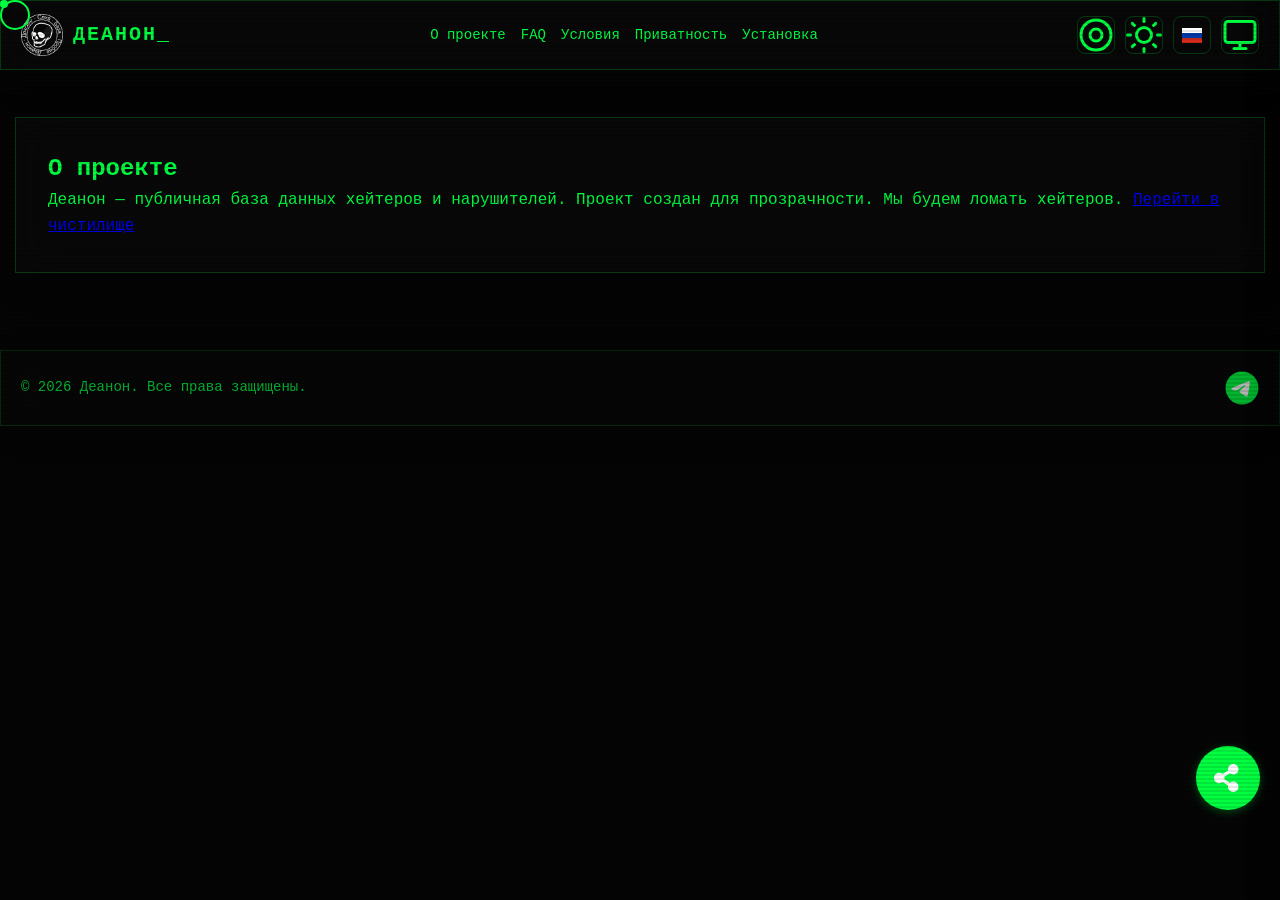
<file: about/index.html>
<!-- about/index.html -->
<!DOCTYPE html>
<html lang="ru" class="theme-system">
<head>
    <meta charset="UTF-8">
    <meta name="viewport" content="width=device-width, initial-scale=1.0, user-scalable=no, maximum-scale=1.0">
    <title>О проекте</title>
    <meta name="description" content="О проекте Деанон.">
    <link rel="icon" href="/assets/favicon/favicon.ico">
    <link rel="stylesheet" href="/style.css">
</head>
<body>
    <div class="cursor-dot" id="cursorDot"></div>
    <div class="cursor-ring" id="cursorRing"></div>

    <header class="glass header">
        <a href="/" class="logo" aria-label="De-Anon">
			<span class="logo-text" data-i18n="logo_text">Деанон</span>
		</a>
        <nav class="nav">
            <a href="/about/" data-i18n="about">О проекте</a>
            <a href="/faq/" data-i18n="faq">FAQ</a>
            <a href="/tos/" data-i18n="tos">Условия</a>
            <a href="/privacy/" data-i18n="privacy">Приватность</a>
        </nav>
        <div class="controls">
            <button class="btn-icon" id="bviBtn" aria-label="Accessibility">
                <svg viewBox="0 0 24 24" fill="none" stroke="currentColor" stroke-width="2" stroke-linecap="round" stroke-linejoin="round"><circle cx="12" cy="12" r="10"/><circle cx="12" cy="12" r="4"/></svg>
            </button>
            <div class="dropdown" id="themeDropdown">
                <button class="btn-icon dropdown-toggle" id="themeToggleBtn" aria-label="Theme">
                    <svg viewBox="0 0 24 24" fill="none" stroke="currentColor" stroke-width="2" stroke-linecap="round" stroke-linejoin="round"><circle cx="12" cy="12" r="5"/><line x1="12" y1="1" x2="12" y2="3"/><line x1="12" y1="21" x2="12" y2="23"/><line x1="4.22" y1="4.22" x2="5.64" y2="5.64"/><line x1="18.36" y1="18.36" x2="19.78" y2="19.78"/><line x1="1" y1="12" x2="3" y2="12"/><line x1="21" y1="12" x2="23" y2="12"/><line x1="4.22" y1="19.78" x2="5.64" y2="18.36"/><line x1="18.36" y1="5.64" x2="19.78" y2="4.22"/></svg>
                </button>
                <div class="dropdown-menu glass">
                    <button class="dropdown-item" data-theme="system"><svg xmlns="http://www.w3.org/2000/svg" width="24" height="24" viewBox="0 0 24 24"><path d="M2 3 A 1 1 0 0 0 1 4 L 1 24 A 1 1 0 0 0 2 25 L 15 25 L 15 27 L 12 27 A 1 1 0 0 0 12 29 L 20 29 A 1 1 0 1 0 20 27 L 17 27 L 17 25 L 30 25 A 1 1 0 0 0 31 24 L 31 4 A 1 1 0 0 0 30 3 L 2 3 z M 3 5 L 29 5 L 29 23 L 3 23 L 3 5 z" transform="scale(0.8)"/></svg><span data-i18n="theme_system">Системная</span></button>
                    <button class="dropdown-item" data-theme="light"><svg xmlns="http://www.w3.org/2000/svg" width="24" height="24" viewBox="0 0 24 24"><path d="M12 3V4M12 20V21M4 12H3M6.3 6.3L5.5 5.5M17.7 6.3L18.5 5.5M6.3 17.7L5.5 18.5M17.7 17.7L18.5 18.5M21 12H20M16 12C16 14.2 14.2 16 12 16C9.8 16 8 14.2 8 12C8 9.8 9.8 8 12 8C14.2 8 16 9.8 16 12Z" stroke="currentColor" stroke-width="2" stroke-linecap="round" stroke-linejoin="round"/></svg><span data-i18n="theme_light">Светлая</span></button>
                    <button class="dropdown-item" data-theme="dark"><svg xmlns="http://www.w3.org/2000/svg" width="24" height="24" viewBox="0 0 32 32"><path d="M10.9 7.6c0 7.5 5.2 13.7 11.6 13.7 1.6 0 3.1-0.4 4.5-1.1-1.7 4.5-6 7.6-11.1 7.6-6.5 0-11.8-5.3-11.8-11.8 0-4.8 2.9-9 7-10.8-0.1 0.8-0.2 1.6-0.2 2.4z"/></svg><span data-i18n="theme_dark">Тёмная</span></button>
                </div>
            </div>
            <div class="dropdown" id="langDropdown">
                <button class="btn-icon dropdown-toggle" id="langToggleBtn" aria-label="Language">
                    <svg viewBox="0 0 640 480" style="width:20px;height:15px;"><path fill="#fff" d="M0 0h640v160H0z"/><path fill="#0039a6" d="M0 160h640v160H0z"/><path fill="#d52b1e" d="M0 320h640v160H0z"/></svg>
                </button>
                <div class="dropdown-menu glass">
                    <button class="dropdown-item" data-lang="ru"><svg viewBox="0 0 640 480" style="width:20px;height:15px;"><path fill="#fff" d="M0 0h640v160H0z"/><path fill="#0039a6" d="M0 160h640v160H0z"/><path fill="#d52b1e" d="M0 320h640v160H0z"/></svg><span>RU</span></button>
                    <button class="dropdown-item" data-lang="en"><svg viewBox="0 0 640 480" style="width:20px;height:15px;"><path fill="#bd3d44" d="M0 0h640v480H0"/><path stroke="#fff" stroke-width="37" d="M0 55.3h640M0 129h640M0 203h640M0 277h640M0 351h640M0 425h640"/><path fill="#192f5d" d="M0 0h364.8v258.5H0"/></svg><span>EN</span></button>
                    <button class="dropdown-item" data-lang="fr"><svg viewBox="0 0 640 480" style="width:20px;height:15px;"><path fill="#000091" d="M0 0h213.3v480H0z"/><path fill="#fff" d="M213.3 0h213.4v480H213.3z"/><path fill="#e1000f" d="M426.7 0H640v480H426.7z"/></svg><span>FR</span></button>
                </div>
            </div>
            <button class="btn-icon" id="layoutToggle" aria-label="Toggle Layout">
                <svg viewBox="0 0 24 24" fill="none" stroke="currentColor" stroke-width="2" stroke-linecap="round" stroke-linejoin="round"><rect x="2" y="3" width="20" height="14" rx="2" ry="2"/><line x1="8" y1="21" x2="16" y2="21"/><line x1="12" y1="17" x2="12" y2="21"/></svg>
            </button>
        </div>
    </header>

    <main class="main-content">
        <section class="glass" style="padding:2rem; margin:2rem 0;">
            <h1 data-i18n="about_title" style="color:var(--accent);">О проекте</h1>
            <p>
			  <span data-i18n="about_text">Деанон — публичная база данных хейтеров и нарушителей. Проект создан для прозрачности. Мы будем ломать хейтеров.</span>
			  <a href="https://db.deanon.rf.gd/"
			     target="_blank"
			     rel="noopener noreferrer"
			     data-i18n="about_link"
			     class="purgatory-btn">Перейти в чистилище</a>
			</p>
        </section>
    </main>

    <footer class="footer glass"><p data-i18n="footer_text">© 2024 Деанон. Все права защищены.</p></footer>

    <div class="bvi-panel glass" id="bviPanel">
		<button class="bvi-close" id="bviClose">&times;</button>
		<div class="bvi-group">
			<label for="bviFontSize" data-i18n="bvi_font_size">Размер шрифта</label>
			<input type="range" id="bviFontSize" min="14" max="24" value="16">
		</div>
		<div class="bvi-group">
			<label for="bviUiSize" data-i18n="bvi_ui_size">Размер интерфейса</label>
			<input type="range" id="bviUiSize" min="100" max="150" value="100">
		</div>
		<div class="bvi-group">
			<span data-i18n="bvi_serif">Засечки</span>
			<label class="switch">
				<input type="checkbox" id="bviSerif">
				<span class="slider"></span>
			</label>
		</div>
	</div>

    <script src="/script.js"></script>
</body>
</html>
</file>
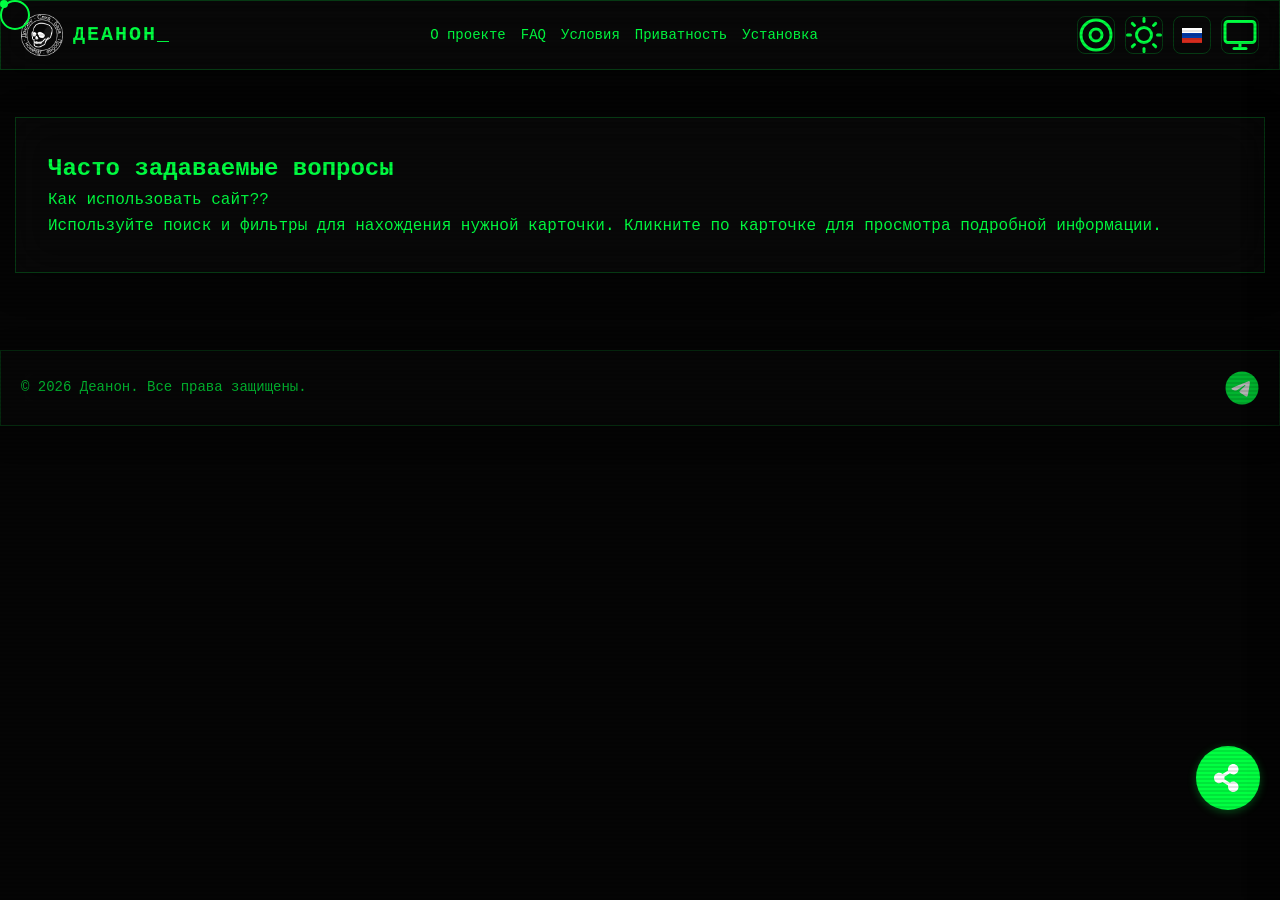
<file: faq/index.html>
<!-- faq/index.html -->
<!DOCTYPE html>
<html lang="ru" class="theme-system">
<head>
    <meta charset="UTF-8">
    <meta name="viewport" content="width=device-width, initial-scale=1.0, user-scalable=no, maximum-scale=1.0">
    <title>FAQ</title>
    <meta name="description" content="Часто задаваемые вопросы.">
    <link rel="icon" href="/assets/favicon/favicon.ico">
    <link rel="stylesheet" href="/style.css">
</head>
<body>
    <div class="cursor-dot" id="cursorDot"></div>
    <div class="cursor-ring" id="cursorRing"></div>

    <header class="glass header">
        <a href="/" class="logo" aria-label="De-Anon">
			<span class="logo-text" data-i18n="logo_text">Деанон</span>
		</a>
        <nav class="nav">
            <a href="/about/" data-i18n="about">О проекте</a>
            <a href="/faq/" data-i18n="faq">FAQ</a>
            <a href="/tos/" data-i18n="tos">Условия</a>
            <a href="/privacy/" data-i18n="privacy">Приватность</a>
        </nav>
        <div class="controls">
            <button class="btn-icon" id="bviBtn" aria-label="Accessibility">
                <svg viewBox="0 0 24 24" fill="none" stroke="currentColor" stroke-width="2" stroke-linecap="round" stroke-linejoin="round"><circle cx="12" cy="12" r="10"/><circle cx="12" cy="12" r="4"/></svg>
            </button>
            <div class="dropdown" id="themeDropdown">
                <button class="btn-icon dropdown-toggle" id="themeToggleBtn" aria-label="Theme">
                    <svg viewBox="0 0 24 24" fill="none" stroke="currentColor" stroke-width="2" stroke-linecap="round" stroke-linejoin="round"><circle cx="12" cy="12" r="5"/><line x1="12" y1="1" x2="12" y2="3"/><line x1="12" y1="21" x2="12" y2="23"/><line x1="4.22" y1="4.22" x2="5.64" y2="5.64"/><line x1="18.36" y1="18.36" x2="19.78" y2="19.78"/><line x1="1" y1="12" x2="3" y2="12"/><line x1="21" y1="12" x2="23" y2="12"/><line x1="4.22" y1="19.78" x2="5.64" y2="18.36"/><line x1="18.36" y1="5.64" x2="19.78" y2="4.22"/></svg>
                </button>
                <div class="dropdown-menu glass">
                    <button class="dropdown-item" data-theme="system"><svg xmlns="http://www.w3.org/2000/svg" width="24" height="24" viewBox="0 0 24 24"><path d="M2 3 A 1 1 0 0 0 1 4 L 1 24 A 1 1 0 0 0 2 25 L 15 25 L 15 27 L 12 27 A 1 1 0 0 0 12 29 L 20 29 A 1 1 0 1 0 20 27 L 17 27 L 17 25 L 30 25 A 1 1 0 0 0 31 24 L 31 4 A 1 1 0 0 0 30 3 L 2 3 z M 3 5 L 29 5 L 29 23 L 3 23 L 3 5 z" transform="scale(0.8)"/></svg><span data-i18n="theme_system">Системная</span></button>
                    <button class="dropdown-item" data-theme="light"><svg xmlns="http://www.w3.org/2000/svg" width="24" height="24" viewBox="0 0 24 24"><path d="M12 3V4M12 20V21M4 12H3M6.3 6.3L5.5 5.5M17.7 6.3L18.5 5.5M6.3 17.7L5.5 18.5M17.7 17.7L18.5 18.5M21 12H20M16 12C16 14.2 14.2 16 12 16C9.8 16 8 14.2 8 12C8 9.8 9.8 8 12 8C14.2 8 16 9.8 16 12Z" stroke="currentColor" stroke-width="2" stroke-linecap="round" stroke-linejoin="round"/></svg><span data-i18n="theme_light">Светлая</span></button>
                    <button class="dropdown-item" data-theme="dark"><svg xmlns="http://www.w3.org/2000/svg" width="24" height="24" viewBox="0 0 32 32"><path d="M10.9 7.6c0 7.5 5.2 13.7 11.6 13.7 1.6 0 3.1-0.4 4.5-1.1-1.7 4.5-6 7.6-11.1 7.6-6.5 0-11.8-5.3-11.8-11.8 0-4.8 2.9-9 7-10.8-0.1 0.8-0.2 1.6-0.2 2.4z"/></svg><span data-i18n="theme_dark">Тёмная</span></button>
                </div>
            </div>
            <div class="dropdown" id="langDropdown">
                <button class="btn-icon dropdown-toggle" id="langToggleBtn" aria-label="Language">
                    <svg viewBox="0 0 640 480" style="width:20px;height:15px;"><path fill="#fff" d="M0 0h640v160H0z"/><path fill="#0039a6" d="M0 160h640v160H0z"/><path fill="#d52b1e" d="M0 320h640v160H0z"/></svg>
                </button>
                <div class="dropdown-menu glass">
                    <button class="dropdown-item" data-lang="ru"><svg viewBox="0 0 640 480" style="width:20px;height:15px;"><path fill="#fff" d="M0 0h640v160H0z"/><path fill="#0039a6" d="M0 160h640v160H0z"/><path fill="#d52b1e" d="M0 320h640v160H0z"/></svg><span>RU</span></button>
                    <button class="dropdown-item" data-lang="en"><svg viewBox="0 0 640 480" style="width:20px;height:15px;"><path fill="#bd3d44" d="M0 0h640v480H0"/><path stroke="#fff" stroke-width="37" d="M0 55.3h640M0 129h640M0 203h640M0 277h640M0 351h640M0 425h640"/><path fill="#192f5d" d="M0 0h364.8v258.5H0"/></svg><span>EN</span></button>
                    <button class="dropdown-item" data-lang="fr"><svg viewBox="0 0 640 480" style="width:20px;height:15px;"><path fill="#000091" d="M0 0h213.3v480H0z"/><path fill="#fff" d="M213.3 0h213.4v480H213.3z"/><path fill="#e1000f" d="M426.7 0H640v480H426.7z"/></svg><span>FR</span></button>
                </div>
            </div>
            <button class="btn-icon" id="layoutToggle" aria-label="Toggle Layout">
                <svg viewBox="0 0 24 24" fill="none" stroke="currentColor" stroke-width="2" stroke-linecap="round" stroke-linejoin="round"><rect x="2" y="3" width="20" height="14" rx="2" ry="2"/><line x1="8" y1="21" x2="16" y2="21"/><line x1="12" y1="17" x2="12" y2="21"/></svg>
            </button>
        </div>
    </header>

    <main class="main-content">
        <section class="glass" style="padding:2rem; margin:2rem 0;">
            <h1 data-i18n="faq_title" style="color:var(--accent);">FAQ</h1>
            <dl>
                <dt data-i18n="faq_q1">Как добавить карточку?</dt>
                <dd data-i18n="faq_a1">Загрузите JSON-файл в папку /cards и обновите list.json.</dd>
            </dl>
        </section>
    </main>

    <footer class="footer glass"><p data-i18n="footer_text">© 2024 Деанон. Все права защищены.</p></footer>

    <div class="bvi-panel glass" id="bviPanel">
		<button class="bvi-close" id="bviClose">&times;</button>
		<div class="bvi-group">
			<label for="bviFontSize" data-i18n="bvi_font_size">Размер шрифта</label>
			<input type="range" id="bviFontSize" min="14" max="24" value="16">
		</div>
		<div class="bvi-group">
			<label for="bviUiSize" data-i18n="bvi_ui_size">Размер интерфейса</label>
			<input type="range" id="bviUiSize" min="100" max="150" value="100">
		</div>
		<div class="bvi-group">
			<span data-i18n="bvi_serif">Засечки</span>
			<label class="switch">
				<input type="checkbox" id="bviSerif">
				<span class="slider"></span>
			</label>
		</div>
	</div>

    <script src="/script.js"></script>
</body>
</html>
</file>
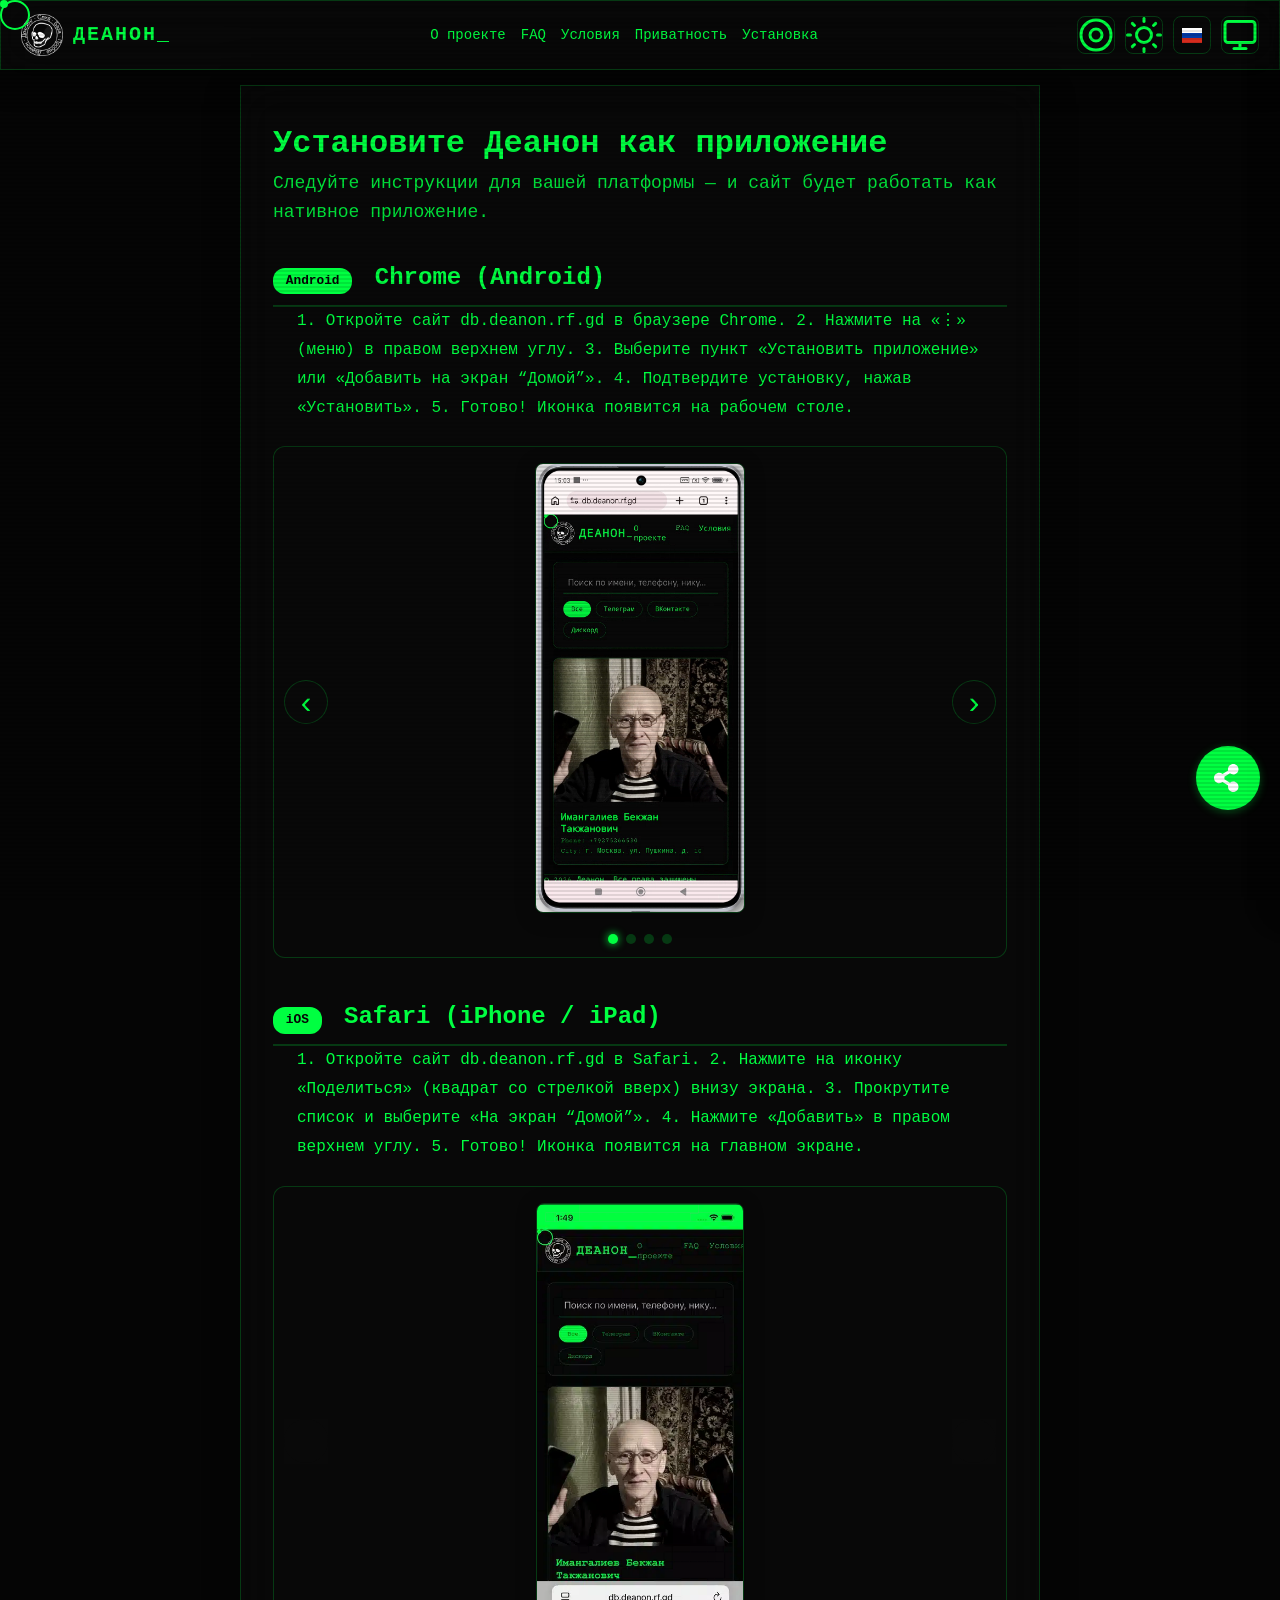
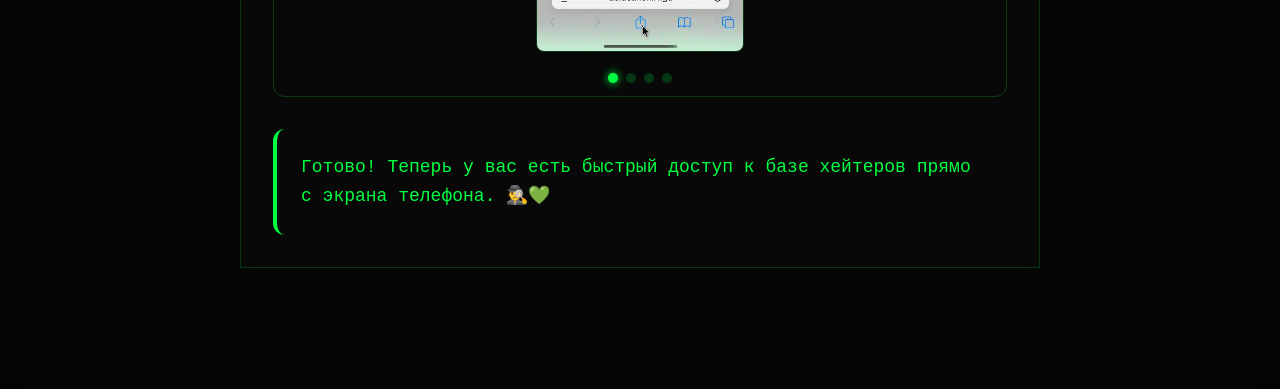
<file: manifest/index.html>
<!DOCTYPE html>
<html lang="ru">
<head>
    <meta charset="UTF-8">
    <meta name="viewport" content="width=device-width, initial-scale=1.0, maximum-scale=1.0, user-scalable=no, viewport-fit=cover">
    <title data-i18n="manifest_title">Установка PWA — Деанон</title>
    <meta name="description" content="Установите Деанон как приложение на телефон или компьютер.">
    <link rel="stylesheet" href="/style.css">
    <link rel="icon" href="/favicon.ico">
    <style>
        /* Инлайн-стили для инструкции и каруселей */
        .manifest-guide {
            padding: 2rem;
            max-width: 800px;
            margin: 0 auto;
        }
        .manifest-guide h2 {
            color: var(--accent, #00ff41);
            margin-top: 2rem;
            border-bottom: 2px solid var(--glass-border);
            padding-bottom: 0.5rem;
        }
        .manifest-guide ol {
            padding-left: 1.5rem;
            line-height: 1.8;
        }
        .manifest-guide li {
            margin-bottom: 0.8rem;
        }
        .manifest-guide .step-icon {
            display: inline-block;
            width: 28px;
            text-align: center;
            font-weight: bold;
            margin-right: 8px;
        }
        .manifest-guide .badge {
            display: inline-block;
            background: var(--text-color);
            color: var(--bg-color);
            padding: 0.2rem 0.8rem;
            border-radius: 12px;
            font-size: 0.8rem;
            font-weight: bold;
            margin-right: 0.5rem;
        }
        .manifest-guide .highlight {
            background: rgba(0, 255, 65, 0.1);
            padding: 0.2rem 0.6rem;
            border-radius: 4px;
            font-family: monospace;
        }

        /* Карусель */
        .carousel-container {
            margin: 1.5rem 0;
            background: var(--glass-bg);
            border-radius: 12px;
            padding: 0.5rem 0;
            border: 1px solid var(--glass-border);
            position: relative;
            overflow: hidden;
        }
        .carousel-track {
            display: flex;
            transition: transform 0.5s ease-in-out;
        }
        .carousel-slide {
            min-width: 100%;
            box-sizing: border-box;
            padding: 0.5rem;
            display: flex;
            justify-content: center;
            align-items: center;
        }
        .carousel-slide img {
            max-width: 100%;
            max-height: 450px;
            border-radius: 8px;
            border: 1px solid var(--glass-border);
            box-shadow: 0 4px 20px rgba(0,0,0,0.3);
            object-fit: contain;
            /* ЗАПРЕТ ВЫДЕЛЕНИЯ */
            user-select: none;
            -webkit-user-drag: none;
            user-drag: none;
            pointer-events: none;
            -webkit-touch-callout: none;
        }
        .carousel-btn {
            position: absolute;
            top: 50%;
            transform: translateY(-50%);
            background: var(--glass-bg);
            border: 1px solid var(--glass-border);
            color: var(--text-color);
            font-size: 2rem;
            padding: 0.5rem 1rem;
            cursor: pointer;
            z-index: 10;
            border-radius: 50%;
            width: 44px;
            height: 44px;
            display: flex;
            align-items: center;
            justify-content: center;
            transition: background 0.3s;
            backdrop-filter: blur(4px);
        }
        .carousel-btn:hover {
            background: var(--text-color);
            color: var(--bg-color);
        }
        .carousel-btn.prev {
            left: 10px;
        }
        .carousel-btn.next {
            right: 10px;
        }
        .carousel-dots {
            display: flex;
            justify-content: center;
            gap: 8px;
            padding: 0.8rem 0 0.3rem;
        }
        .carousel-dot {
            width: 10px;
            height: 10px;
            border-radius: 50%;
            background: var(--glass-border);
            border: none;
            cursor: pointer;
            transition: background 0.3s;
        }
        .carousel-dot.active {
            background: var(--text-color);
            box-shadow: 0 0 8px var(--text-color);
        }
        @media (max-width: 600px) {
            .manifest-guide {
                padding: 1rem;
            }
            .carousel-btn {
                font-size: 1.5rem;
                width: 36px;
                height: 36px;
            }
            .carousel-slide img {
                max-height: 300px;
            }
        }
    </style>
</head>
<body>
    <!-- Custom Cursor -->
    <div class="cursor-dot" id="cursorDot"></div>
    <div class="cursor-ring" id="cursorRing"></div>

    <!-- Header -->
    <header class="glass header">
        <a href="/" class="logo" aria-label="De-Anon">
            <span class="logo-text" data-i18n="logo_text">Деанон</span>
        </a>
        <nav class="nav">
            <a href="/about/" data-i18n="about">О проекте</a>
            <a href="/faq/" data-i18n="faq">FAQ</a>
            <a href="/tos/" data-i18n="tos">Условия</a>
            <a href="/privacy/" data-i18n="privacy">Приватность</a>
        </nav>
        <div class="controls">
            <button class="btn-icon" id="bviBtn" aria-label="Accessibility">
                <svg viewBox="0 0 24 24" fill="none" stroke="currentColor" stroke-width="2" stroke-linecap="round" stroke-linejoin="round"><circle cx="12" cy="12" r="10"/><circle cx="12" cy="12" r="4"/></svg>
            </button>
            <div class="dropdown" id="themeDropdown">
                <button class="btn-icon dropdown-toggle" id="themeToggleBtn" aria-label="Theme">
                    <svg viewBox="0 0 24 24" fill="none" stroke="currentColor" stroke-width="2" stroke-linecap="round" stroke-linejoin="round"><circle cx="12" cy="12" r="5"/><line x1="12" y1="1" x2="12" y2="3"/><line x1="12" y1="21" x2="12" y2="23"/><line x1="4.22" y1="4.22" x2="5.64" y2="5.64"/><line x1="18.36" y1="18.36" x2="19.78" y2="19.78"/><line x1="1" y1="12" x2="3" y2="12"/><line x1="21" y1="12" x2="23" y2="12"/><line x1="4.22" y1="19.78" x2="5.64" y2="18.36"/><line x1="18.36" y1="5.64" x2="19.78" y2="4.22"/></svg>
                </button>
                <div class="dropdown-menu glass">
                    <button class="dropdown-item" data-theme="system"><svg xmlns="http://www.w3.org/2000/svg" width="24" height="24" viewBox="0 0 24 24"><path d="M2 3 A 1 1 0 0 0 1 4 L 1 24 A 1 1 0 0 0 2 25 L 15 25 L 15 27 L 12 27 A 1 1 0 0 0 12 29 L 20 29 A 1 1 0 1 0 20 27 L 17 27 L 17 25 L 30 25 A 1 1 0 0 0 31 24 L 31 4 A 1 1 0 0 0 30 3 L 2 3 z M 3 5 L 29 5 L 29 23 L 3 23 L 3 5 z" transform="scale(0.8)"/></svg><span data-i18n="theme_system">Системная</span></button>
                    <button class="dropdown-item" data-theme="light"><svg xmlns="http://www.w3.org/2000/svg" width="24" height="24" viewBox="0 0 24 24"><path d="M12 3V4M12 20V21M4 12H3M6.3 6.3L5.5 5.5M17.7 6.3L18.5 5.5M6.3 17.7L5.5 18.5M17.7 17.7L18.5 18.5M21 12H20M16 12C16 14.2 14.2 16 12 16C9.8 16 8 14.2 8 12C8 9.8 9.8 8 12 8C14.2 8 16 9.8 16 12Z" stroke="currentColor" stroke-width="2" stroke-linecap="round" stroke-linejoin="round"/></svg><span data-i18n="theme_light">Светлая</span></button>
                    <button class="dropdown-item" data-theme="dark"><svg xmlns="http://www.w3.org/2000/svg" width="24" height="24" viewBox="0 0 32 32"><path d="M10.9 7.6c0 7.5 5.2 13.7 11.6 13.7 1.6 0 3.1-0.4 4.5-1.1-1.7 4.5-6 7.6-11.1 7.6-6.5 0-11.8-5.3-11.8-11.8 0-4.8 2.9-9 7-10.8-0.1 0.8-0.2 1.6-0.2 2.4z"/></svg><span data-i18n="theme_dark">Тёмная</span></button>
                </div>
            </div>
            <div class="dropdown" id="langDropdown">
                <button class="btn-icon dropdown-toggle" id="langToggleBtn" aria-label="Language">
                    <svg viewBox="0 0 640 480" style="width:20px;height:15px;"><path fill="#fff" d="M0 0h640v160H0z"/><path fill="#0039a6" d="M0 160h640v160H0z"/><path fill="#d52b1e" d="M0 320h640v160H0z"/></svg>
                </button>
                <div class="dropdown-menu glass">
                    <button class="dropdown-item" data-lang="ru"><svg viewBox="0 0 640 480" style="width:20px;height:15px;"><path fill="#fff" d="M0 0h640v160H0z"/><path fill="#0039a6" d="M0 160h640v160H0z"/><path fill="#d52b1e" d="M0 320h640v160H0z"/></svg><span>RU</span></button>
                    <button class="dropdown-item" data-lang="en"><svg viewBox="0 0 640 480" style="width:20px;height:15px;"><path fill="#bd3d44" d="M0 0h640v480H0"/><path stroke="#fff" stroke-width="37" d="M0 55.3h640M0 129h640M0 203h640M0 277h640M0 351h640M0 425h640"/><path fill="#192f5d" d="M0 0h364.8v258.5H0"/></svg><span>EN</span></button>
                    <button class="dropdown-item" data-lang="fr"><svg viewBox="0 0 640 480" style="width:20px;height:15px;"><path fill="#000091" d="M0 0h213.3v480H0z"/><path fill="#fff" d="M213.3 0h213.4v480H213.3z"/><path fill="#e1000f" d="M426.7 0H640v480H426.7z"/></svg><span>FR</span></button>
                </div>
            </div>
            <button class="btn-icon" id="layoutToggle" aria-label="Toggle Layout">
                <svg viewBox="0 0 24 24" fill="none" stroke="currentColor" stroke-width="2" stroke-linecap="round" stroke-linejoin="round"><rect x="2" y="3" width="20" height="14" rx="2" ry="2"/><line x1="8" y1="21" x2="16" y2="21"/><line x1="12" y1="17" x2="12" y2="21"/></svg>
            </button>
        </div>
    </header>

    <!-- Main Content -->
    <main class="main-content">
        <section class="glass manifest-guide">
            <h1 data-i18n="manifest_heading" style="color:var(--accent, #00ff41); font-size: calc(32px * var(--ui-scale));">Установите Деанон как приложение</h1>
            <p data-i18n="manifest_subtitle" style="font-size: calc(18px * var(--ui-scale)); opacity:0.9; margin-bottom:1.5rem;">Следуйте инструкции для вашей платформы — и сайт будет работать как нативное приложение.</p>

            <!-- Android -->
            <h2><span class="badge">Android</span> <span data-i18n="manifest_android_title">Chrome (Android)</span></h2>
            <ol data-i18n="manifest_android_steps">
                <li><span class="step-icon">1</span> Откройте сайт <span class="highlight">db.deanon.rf.gd</span> в браузере Chrome.</li>
                <li><span class="step-icon">2</span> Нажмите на <strong>«⋮»</strong> (меню) в правом верхнем углу.</li>
                <li><span class="step-icon">3</span> Выберите пункт <strong>«Установить приложение»</strong> или <strong>«Добавить на экран “Домой”»</strong>.</li>
                <li><span class="step-icon">4</span> Подтвердите установку, нажав <strong>«Установить»</strong>.</li>
                <li><span class="step-icon">5</span> Готово! Иконка появится на рабочем столе.</li>
            </ol>
            <!-- Карусель Android -->
            <div class="carousel-container" id="carouselAndroid">
                <div class="carousel-track" id="trackAndroid">
                    <div class="carousel-slide"><img src="/assets/manifest/Android/1.png" alt="Android шаг 1" draggable="false"></div>
                    <div class="carousel-slide"><img src="/assets/manifest/Android/2.png" alt="Android шаг 2" draggable="false"></div>
                    <div class="carousel-slide"><img src="/assets/manifest/Android/3.png" alt="Android шаг 3" draggable="false"></div>
                    <div class="carousel-slide"><img src="/assets/manifest/Android/4.png" alt="Android шаг 4" draggable="false"></div>
                </div>
                <button class="carousel-btn prev" data-target="Android">‹</button>
                <button class="carousel-btn next" data-target="Android">›</button>
                <div class="carousel-dots" id="dotsAndroid"></div>
            </div>

            <!-- iOS -->
            <h2 style="margin-top: 2.5rem;"><span class="badge">iOS</span> <span data-i18n="manifest_ios_title">Safari (iPhone / iPad)</span></h2>
            <ol data-i18n="manifest_ios_steps">
                <li><span class="step-icon">1</span> Откройте сайт <span class="highlight">db.deanon.rf.gd</span> в Safari.</li>
                <li><span class="step-icon">2</span> Нажмите на иконку <strong>«Поделиться»</strong> (квадрат со стрелкой вверх) внизу экрана.</li>
                <li><span class="step-icon">3</span> Прокрутите список и выберите <strong>«На экран “Домой”»</strong>.</li>
                <li><span class="step-icon">4</span> Нажмите <strong>«Добавить»</strong> в правом верхнем углу.</li>
                <li><span class="step-icon">5</span> Готово! Иконка появится на главном экране.</li>
            </ol>
            <!-- Карусель iOS -->
            <div class="carousel-container" id="carouselIOS">
                <div class="carousel-track" id="trackIOS">
                    <div class="carousel-slide"><img src="/assets/manifest/iOS/1.png" alt="iOS шаг 1" draggable="false"></div>
                    <div class="carousel-slide"><img src="/assets/manifest/iOS/2.png" alt="iOS шаг 2" draggable="false"></div>
                    <div class="carousel-slide"><img src="/assets/manifest/iOS/3.png" alt="iOS шаг 3" draggable="false"></div>
                    <div class="carousel-slide"><img src="/assets/manifest/iOS/4.png" alt="iOS шаг 4" draggable="false"></div>
                </div>
                <button class="carousel-btn prev" data-target="IOS">‹</button>
                <button class="carousel-btn next" data-target="IOS">›</button>
                <div class="carousel-dots" id="dotsIOS"></div>
            </div>

            <!-- Заключение -->
            <div style="margin-top: 2rem; padding: 1.5rem; background: var(--glass-bg); border-radius: 12px; border-left: 4px solid var(--accent, #00ff41);">
                <p data-i18n="manifest_conclusion" style="margin:0; font-size: calc(18px * var(--ui-scale));">
                    <strong>Готово!</strong> Теперь у вас есть быстрый доступ к базе хейтеров прямо с экрана телефона. 🕵️‍♂️💚
                </p>
            </div>
        </section>
    </main>

    <!-- BVI Panel -->
    <div class="bvi-panel glass" id="bviPanel">
        <button class="bvi-close" id="bviClose">&times;</button>
        <div class="bvi-group">
            <label for="bviFontSize" data-i18n="bvi_font_size">Размер шрифта</label>
            <input type="range" id="bviFontSize" min="14" max="24" value="16">
        </div>
        <div class="bvi-group">
            <label for="bviUiSize" data-i18n="bvi_ui_size">Размер интерфейса</label>
            <input type="range" id="bviUiSize" min="100" max="150" value="100">
        </div>
        <div class="bvi-group">
			<span data-i18n="bvi_serif">Засечки</span>
			<label class="switch">
				<input type="checkbox" id="bviSerif">
				<span class="slider"></span>
			</label>
		</div>
    </div>

    <footer class="footer glass"><p data-i18n="footer_text">© 2026 Деанон. Все права защищены.</p></footer>

    <script src="/script.js"></script>
    <script>
        // Инициализация каруселей
        function initCarousel(containerId, trackId, dotsId) {
            const container = document.getElementById(containerId);
            const track = document.getElementById(trackId);
            const dotsContainer = document.getElementById(dotsId);
            if (!container || !track || !dotsContainer) return;

            const slides = track.querySelectorAll('.carousel-slide');
            const total = slides.length;
            let current = 0;
            let interval;

            // Создаём точки
            for (let i = 0; i < total; i++) {
                const dot = document.createElement('button');
                dot.className = 'carousel-dot' + (i === 0 ? ' active' : '');
                dot.dataset.index = i;
                dot.addEventListener('click', () => goTo(i));
                dotsContainer.appendChild(dot);
            }

            function goTo(index) {
                if (index < 0) index = total - 1;
                if (index >= total) index = 0;
                current = index;
                track.style.transform = `translateX(-${current * 100}%)`;
                // Обновляем точки
                document.querySelectorAll(`#${dotsId} .carousel-dot`).forEach((dot, i) => {
                    dot.classList.toggle('active', i === current);
                });
            }

            function next() { goTo(current + 1); }
            function prev() { goTo(current - 1); }

            // Кнопки
            container.querySelector('.next').addEventListener('click', next);
            container.querySelector('.prev').addEventListener('click', prev);

            // Автопереключение
            function startAutoplay() {
                interval = setInterval(next, 3000);
            }
            function stopAutoplay() {
                clearInterval(interval);
            }
            container.addEventListener('mouseenter', stopAutoplay);
            container.addEventListener('mouseleave', startAutoplay);
            // Для мобильных — пауза при касании
            container.addEventListener('touchstart', stopAutoplay);
            container.addEventListener('touchend', startAutoplay);

            startAutoplay();

            // Публичные методы (для возможного использования)
            container.__carousel = { goTo, next, prev, startAutoplay, stopAutoplay };
        }

        // Запускаем карусели после загрузки DOM
        document.addEventListener('DOMContentLoaded', () => {
            initCarousel('carouselAndroid', 'trackAndroid', 'dotsAndroid');
            initCarousel('carouselIOS', 'trackIOS', 'dotsIOS');
        });
    </script>
</body>
</html>
</file>
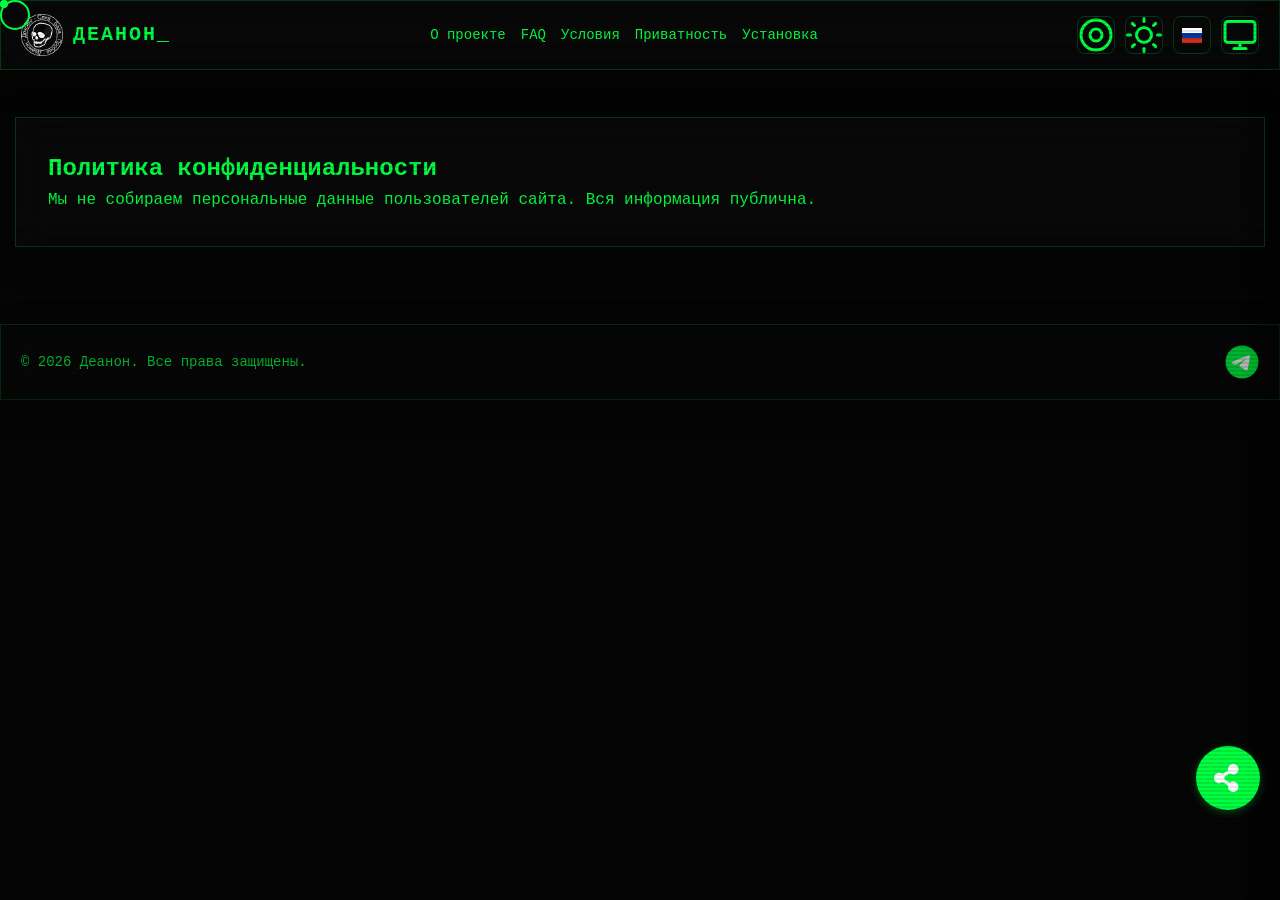
<file: privacy/index.html>
<!-- privacy/index.html -->
<!DOCTYPE html>
<html lang="ru" class="theme-system">
<head>
    <meta charset="UTF-8">
    <meta name="viewport" content="width=device-width, initial-scale=1.0, user-scalable=no, maximum-scale=1.0">
    <title>Приватность</title>
    <meta name="description" content="Политика конфиденциальности.">
    <link rel="icon" href="/assets/favicon/favicon.ico">
    <link rel="stylesheet" href="/style.css">
</head>
<body>
    <div class="cursor-dot" id="cursorDot"></div>
    <div class="cursor-ring" id="cursorRing"></div>

    <header class="glass header">
        <a href="/" class="logo" aria-label="De-Anon">
			<span class="logo-text" data-i18n="logo_text">Деанон</span>
		</a>
        <nav class="nav">
            <a href="/about/" data-i18n="about">О проекте</a>
            <a href="/faq/" data-i18n="faq">FAQ</a>
            <a href="/tos/" data-i18n="tos">Условия</a>
            <a href="/privacy/" data-i18n="privacy">Приватность</a>
        </nav>
        <div class="controls">
            <button class="btn-icon" id="bviBtn" aria-label="Accessibility">
                <svg viewBox="0 0 24 24" fill="none" stroke="currentColor" stroke-width="2" stroke-linecap="round" stroke-linejoin="round"><circle cx="12" cy="12" r="10"/><circle cx="12" cy="12" r="4"/></svg>
            </button>
            <div class="dropdown" id="themeDropdown">
                <button class="btn-icon dropdown-toggle" id="themeToggleBtn" aria-label="Theme">
                    <svg viewBox="0 0 24 24" fill="none" stroke="currentColor" stroke-width="2" stroke-linecap="round" stroke-linejoin="round"><circle cx="12" cy="12" r="5"/><line x1="12" y1="1" x2="12" y2="3"/><line x1="12" y1="21" x2="12" y2="23"/><line x1="4.22" y1="4.22" x2="5.64" y2="5.64"/><line x1="18.36" y1="18.36" x2="19.78" y2="19.78"/><line x1="1" y1="12" x2="3" y2="12"/><line x1="21" y1="12" x2="23" y2="12"/><line x1="4.22" y1="19.78" x2="5.64" y2="18.36"/><line x1="18.36" y1="5.64" x2="19.78" y2="4.22"/></svg>
                </button>
                <div class="dropdown-menu glass">
                    <button class="dropdown-item" data-theme="system"><svg xmlns="http://www.w3.org/2000/svg" width="24" height="24" viewBox="0 0 24 24"><path d="M2 3 A 1 1 0 0 0 1 4 L 1 24 A 1 1 0 0 0 2 25 L 15 25 L 15 27 L 12 27 A 1 1 0 0 0 12 29 L 20 29 A 1 1 0 1 0 20 27 L 17 27 L 17 25 L 30 25 A 1 1 0 0 0 31 24 L 31 4 A 1 1 0 0 0 30 3 L 2 3 z M 3 5 L 29 5 L 29 23 L 3 23 L 3 5 z" transform="scale(0.8)"/></svg><span data-i18n="theme_system">Системная</span></button>
                    <button class="dropdown-item" data-theme="light"><svg xmlns="http://www.w3.org/2000/svg" width="24" height="24" viewBox="0 0 24 24"><path d="M12 3V4M12 20V21M4 12H3M6.3 6.3L5.5 5.5M17.7 6.3L18.5 5.5M6.3 17.7L5.5 18.5M17.7 17.7L18.5 18.5M21 12H20M16 12C16 14.2 14.2 16 12 16C9.8 16 8 14.2 8 12C8 9.8 9.8 8 12 8C14.2 8 16 9.8 16 12Z" stroke="currentColor" stroke-width="2" stroke-linecap="round" stroke-linejoin="round"/></svg><span data-i18n="theme_light">Светлая</span></button>
                    <button class="dropdown-item" data-theme="dark"><svg xmlns="http://www.w3.org/2000/svg" width="24" height="24" viewBox="0 0 32 32"><path d="M10.9 7.6c0 7.5 5.2 13.7 11.6 13.7 1.6 0 3.1-0.4 4.5-1.1-1.7 4.5-6 7.6-11.1 7.6-6.5 0-11.8-5.3-11.8-11.8 0-4.8 2.9-9 7-10.8-0.1 0.8-0.2 1.6-0.2 2.4z"/></svg><span data-i18n="theme_dark">Тёмная</span></button>
                </div>
            </div>
            <div class="dropdown" id="langDropdown">
                <button class="btn-icon dropdown-toggle" id="langToggleBtn" aria-label="Language">
                    <svg viewBox="0 0 640 480" style="width:20px;height:15px;"><path fill="#fff" d="M0 0h640v160H0z"/><path fill="#0039a6" d="M0 160h640v160H0z"/><path fill="#d52b1e" d="M0 320h640v160H0z"/></svg>
                </button>
                <div class="dropdown-menu glass">
                    <button class="dropdown-item" data-lang="ru"><svg viewBox="0 0 640 480" style="width:20px;height:15px;"><path fill="#fff" d="M0 0h640v160H0z"/><path fill="#0039a6" d="M0 160h640v160H0z"/><path fill="#d52b1e" d="M0 320h640v160H0z"/></svg><span>RU</span></button>
                    <button class="dropdown-item" data-lang="en"><svg viewBox="0 0 640 480" style="width:20px;height:15px;"><path fill="#bd3d44" d="M0 0h640v480H0"/><path stroke="#fff" stroke-width="37" d="M0 55.3h640M0 129h640M0 203h640M0 277h640M0 351h640M0 425h640"/><path fill="#192f5d" d="M0 0h364.8v258.5H0"/></svg><span>EN</span></button>
                    <button class="dropdown-item" data-lang="fr"><svg viewBox="0 0 640 480" style="width:20px;height:15px;"><path fill="#000091" d="M0 0h213.3v480H0z"/><path fill="#fff" d="M213.3 0h213.4v480H213.3z"/><path fill="#e1000f" d="M426.7 0H640v480H426.7z"/></svg><span>FR</span></button>
                </div>
            </div>
            <button class="btn-icon" id="layoutToggle" aria-label="Toggle Layout">
                <svg viewBox="0 0 24 24" fill="none" stroke="currentColor" stroke-width="2" stroke-linecap="round" stroke-linejoin="round"><rect x="2" y="3" width="20" height="14" rx="2" ry="2"/><line x1="8" y1="21" x2="16" y2="21"/><line x1="12" y1="17" x2="12" y2="21"/></svg>
            </button>
        </div>
    </header>

    <main class="main-content">
        <section class="glass" style="padding:2rem; margin:2rem 0;">
            <h1 data-i18n="privacy_title" style="color:var(--accent);">Политика конфиденциальности</h1>
            <p data-i18n="privacy_text">Мы не собираем персональные данные пользователей сайта. Вся информация публична.</p>
        </section>
    </main>

    <footer class="footer glass"><p data-i18n="footer_text">© 2024 Деанон. Все права защищены.</p></footer>

    <div class="bvi-panel glass" id="bviPanel">
		<button class="bvi-close" id="bviClose">&times;</button>
		<div class="bvi-group">
			<label for="bviFontSize" data-i18n="bvi_font_size">Размер шрифта</label>
			<input type="range" id="bviFontSize" min="14" max="24" value="16">
		</div>
		<div class="bvi-group">
			<label for="bviUiSize" data-i18n="bvi_ui_size">Размер интерфейса</label>
			<input type="range" id="bviUiSize" min="100" max="150" value="100">
		</div>
		<div class="bvi-group">
			<span data-i18n="bvi_serif">Засечки</span>
			<label class="switch">
				<input type="checkbox" id="bviSerif">
				<span class="slider"></span>
			</label>
		</div>
	</div>

    <script src="/script.js"></script>
</body>
</html>
</file>
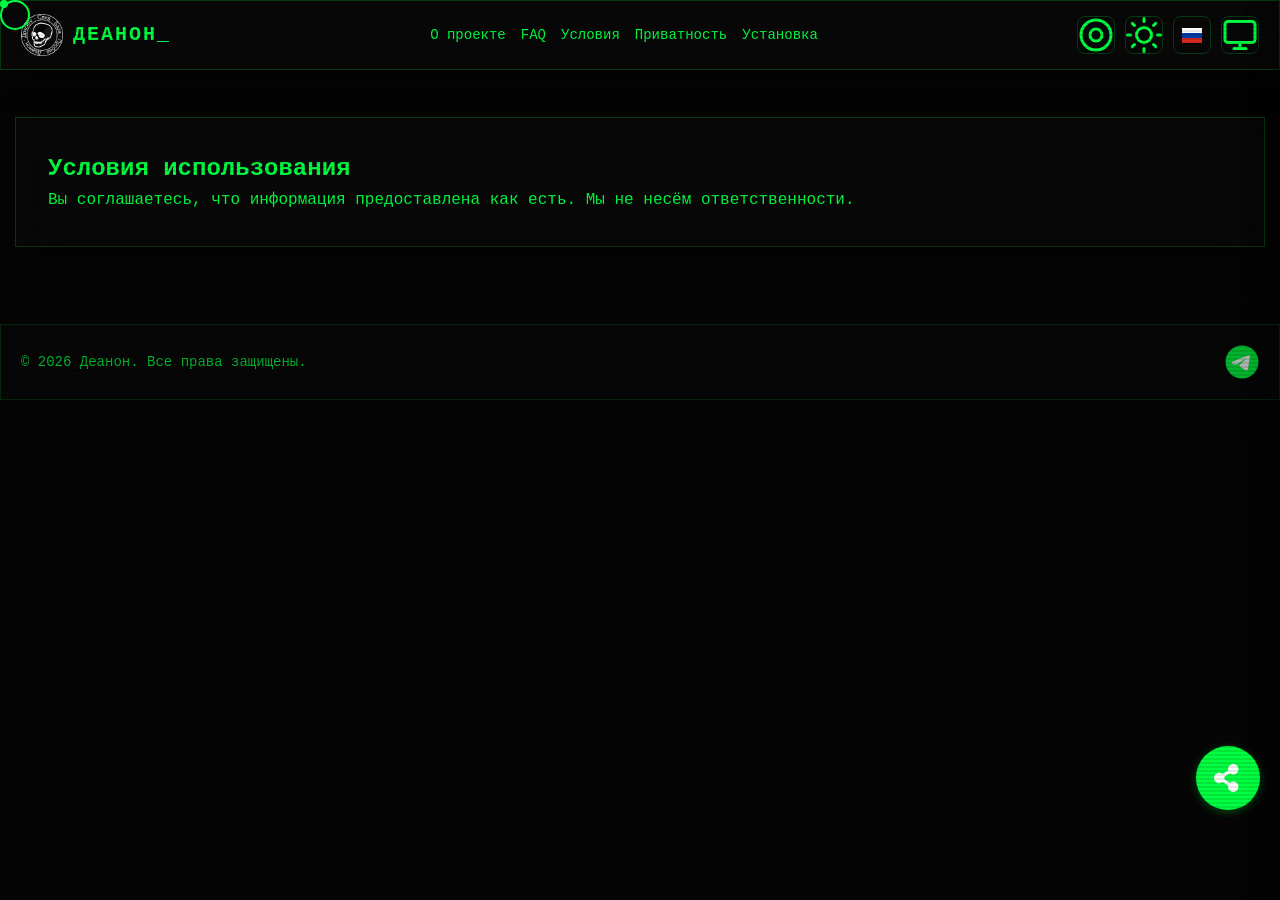
<file: tos/index.html>
<!-- tos/index.html -->
<!DOCTYPE html>
<html lang="ru" class="theme-system">
<head>
    <meta charset="UTF-8">
    <meta name="viewport" content="width=device-width, initial-scale=1.0, user-scalable=no, maximum-scale=1.0">
    <title>Условия</title>
    <meta name="description" content="Условия использования.">
    <link rel="icon" href="/assets/favicon/favicon.ico">
    <link rel="stylesheet" href="/style.css">
</head>
<body>
    <div class="cursor-dot" id="cursorDot"></div>
    <div class="cursor-ring" id="cursorRing"></div>

    <header class="glass header">
        <a href="/" class="logo" aria-label="De-Anon">
			<span class="logo-text" data-i18n="logo_text">Деанон</span>
		</a>
        <nav class="nav">
            <a href="/about/" data-i18n="about">О проекте</a>
            <a href="/faq/" data-i18n="faq">FAQ</a>
            <a href="/tos/" data-i18n="tos">Условия</a>
            <a href="/privacy/" data-i18n="privacy">Приватность</a>
        </nav>
        <div class="controls">
            <button class="btn-icon" id="bviBtn" aria-label="Accessibility">
                <svg viewBox="0 0 24 24" fill="none" stroke="currentColor" stroke-width="2" stroke-linecap="round" stroke-linejoin="round"><circle cx="12" cy="12" r="10"/><circle cx="12" cy="12" r="4"/></svg>
            </button>
            <div class="dropdown" id="themeDropdown">
                <button class="btn-icon dropdown-toggle" id="themeToggleBtn" aria-label="Theme">
                    <svg viewBox="0 0 24 24" fill="none" stroke="currentColor" stroke-width="2" stroke-linecap="round" stroke-linejoin="round"><circle cx="12" cy="12" r="5"/><line x1="12" y1="1" x2="12" y2="3"/><line x1="12" y1="21" x2="12" y2="23"/><line x1="4.22" y1="4.22" x2="5.64" y2="5.64"/><line x1="18.36" y1="18.36" x2="19.78" y2="19.78"/><line x1="1" y1="12" x2="3" y2="12"/><line x1="21" y1="12" x2="23" y2="12"/><line x1="4.22" y1="19.78" x2="5.64" y2="18.36"/><line x1="18.36" y1="5.64" x2="19.78" y2="4.22"/></svg>
                </button>
                <div class="dropdown-menu glass">
                    <button class="dropdown-item" data-theme="system"><svg xmlns="http://www.w3.org/2000/svg" width="24" height="24" viewBox="0 0 24 24"><path d="M2 3 A 1 1 0 0 0 1 4 L 1 24 A 1 1 0 0 0 2 25 L 15 25 L 15 27 L 12 27 A 1 1 0 0 0 12 29 L 20 29 A 1 1 0 1 0 20 27 L 17 27 L 17 25 L 30 25 A 1 1 0 0 0 31 24 L 31 4 A 1 1 0 0 0 30 3 L 2 3 z M 3 5 L 29 5 L 29 23 L 3 23 L 3 5 z" transform="scale(0.8)"/></svg><span data-i18n="theme_system">Системная</span></button>
                    <button class="dropdown-item" data-theme="light"><svg xmlns="http://www.w3.org/2000/svg" width="24" height="24" viewBox="0 0 24 24"><path d="M12 3V4M12 20V21M4 12H3M6.3 6.3L5.5 5.5M17.7 6.3L18.5 5.5M6.3 17.7L5.5 18.5M17.7 17.7L18.5 18.5M21 12H20M16 12C16 14.2 14.2 16 12 16C9.8 16 8 14.2 8 12C8 9.8 9.8 8 12 8C14.2 8 16 9.8 16 12Z" stroke="currentColor" stroke-width="2" stroke-linecap="round" stroke-linejoin="round"/></svg><span data-i18n="theme_light">Светлая</span></button>
                    <button class="dropdown-item" data-theme="dark"><svg xmlns="http://www.w3.org/2000/svg" width="24" height="24" viewBox="0 0 32 32"><path d="M10.9 7.6c0 7.5 5.2 13.7 11.6 13.7 1.6 0 3.1-0.4 4.5-1.1-1.7 4.5-6 7.6-11.1 7.6-6.5 0-11.8-5.3-11.8-11.8 0-4.8 2.9-9 7-10.8-0.1 0.8-0.2 1.6-0.2 2.4z"/></svg><span data-i18n="theme_dark">Тёмная</span></button>
                </div>
            </div>
            <div class="dropdown" id="langDropdown">
                <button class="btn-icon dropdown-toggle" id="langToggleBtn" aria-label="Language">
                    <svg viewBox="0 0 640 480" style="width:20px;height:15px;"><path fill="#fff" d="M0 0h640v160H0z"/><path fill="#0039a6" d="M0 160h640v160H0z"/><path fill="#d52b1e" d="M0 320h640v160H0z"/></svg>
                </button>
                <div class="dropdown-menu glass">
                    <button class="dropdown-item" data-lang="ru"><svg viewBox="0 0 640 480" style="width:20px;height:15px;"><path fill="#fff" d="M0 0h640v160H0z"/><path fill="#0039a6" d="M0 160h640v160H0z"/><path fill="#d52b1e" d="M0 320h640v160H0z"/></svg><span>RU</span></button>
                    <button class="dropdown-item" data-lang="en"><svg viewBox="0 0 640 480" style="width:20px;height:15px;"><path fill="#bd3d44" d="M0 0h640v480H0"/><path stroke="#fff" stroke-width="37" d="M0 55.3h640M0 129h640M0 203h640M0 277h640M0 351h640M0 425h640"/><path fill="#192f5d" d="M0 0h364.8v258.5H0"/></svg><span>EN</span></button>
                    <button class="dropdown-item" data-lang="fr"><svg viewBox="0 0 640 480" style="width:20px;height:15px;"><path fill="#000091" d="M0 0h213.3v480H0z"/><path fill="#fff" d="M213.3 0h213.4v480H213.3z"/><path fill="#e1000f" d="M426.7 0H640v480H426.7z"/></svg><span>FR</span></button>
                </div>
            </div>
            <button class="btn-icon" id="layoutToggle" aria-label="Toggle Layout">
                <svg viewBox="0 0 24 24" fill="none" stroke="currentColor" stroke-width="2" stroke-linecap="round" stroke-linejoin="round"><rect x="2" y="3" width="20" height="14" rx="2" ry="2"/><line x1="8" y1="21" x2="16" y2="21"/><line x1="12" y1="17" x2="12" y2="21"/></svg>
            </button>
        </div>
    </header>

    <main class="main-content">
        <section class="glass" style="padding:2rem; margin:2rem 0;">
            <h1 data-i18n="tos_title" style="color:var(--accent);">Условия использования</h1>
            <p data-i18n="tos_text">Вы соглашаетесь, что информация предоставлена как есть. Мы не несём ответственности.</p>
        </section>
    </main>

    <footer class="footer glass"><p data-i18n="footer_text">© 2024 Деанон. Все права защищены.</p></footer>

    <div class="bvi-panel glass" id="bviPanel">
		<button class="bvi-close" id="bviClose">&times;</button>
		<div class="bvi-group">
			<label for="bviFontSize" data-i18n="bvi_font_size">Размер шрифта</label>
			<input type="range" id="bviFontSize" min="14" max="24" value="16">
		</div>
		<div class="bvi-group">
			<label for="bviUiSize" data-i18n="bvi_ui_size">Размер интерфейса</label>
			<input type="range" id="bviUiSize" min="100" max="150" value="100">
		</div>
		<div class="bvi-group">
			<span data-i18n="bvi_serif">Засечки</span>
			<label class="switch">
				<input type="checkbox" id="bviSerif">
				<span class="slider"></span>
			</label>
		</div>
	</div>

    <script src="/script.js"></script>
</body>
</html>
</file>
<file: style.css>
:root {
    --bg-color: #050505;
    --text-color: #00ff41;
    --glass-bg: rgba(10, 10, 10, 0.6);
    --glass-border: rgba(0, 255, 65, 0.2);
    --glass-blur: 20px;
    --ui-scale: 1;
    --font-size-base: 16px;
    --nav-height: 70px;
    --header-padding: 15px;
}

[data-theme="light"] {
    --bg-color: #f0f0f0;
    --text-color: #000000;
    --glass-bg: rgba(255, 255, 255, 0.6);
    --glass-border: rgba(0, 0, 0, 0.1);
}

[data-theme="dark"] {
    --bg-color: #050505;
    --text-color: #00ff41;
    --glass-bg: rgba(10, 10, 10, 0.6);
    --glass-border: rgba(0, 255, 65, 0.2);
}

body.force-desktop { min-width: 800px; }
body.force-mobile { max-width: 600px; margin: 0 auto; }

/* ===== БАЗОВЫЙ ШРИФТ (без засечек) ===== */
body {
    font-family: 'Courier New', monospace;
}
* {
    margin: 0;
    padding: 0;
    box-sizing: border-box;
    cursor: none;
}

/* ===== ЗАСЕЧКИ — только через класс .serif ===== */
body.serif,
body.serif * {
    font-family: 'Georgia', serif !important;
}

/* Исключение для SVG и иконок */
svg, svg * {
    font-family: inherit !important;
}

html {
    font-size: var(--font-size-base);
    scroll-behavior: smooth;
}

body {
    background: var(--bg-color);
    color: var(--text-color);
    font-size: 1rem;
    overflow-x: hidden;
    min-height: 100vh;
    line-height: 1.6;
}

/* Сканирующая линия */
body::before {
    content: '';
    position: fixed;
    top: 0; left: 0; width: 100%; height: 100%;
    background: linear-gradient(rgba(18, 16, 16, 0) 50%, rgba(0, 0, 0, 0.25) 50%);
    background-size: 100% 4px;
    z-index: 9999;
    pointer-events: none;
    opacity: 0.4;
}

.glass {
    background: var(--glass-bg);
    backdrop-filter: blur(var(--glass-blur)) saturate(180%);
    -webkit-backdrop-filter: blur(var(--glass-blur)) saturate(180%);
    border: 1px solid var(--glass-border);
    box-shadow: 0 8px 32px 0 rgba(0, 0, 0, 0.37);
}

.cursor-dot {
    width: 0.5rem; height: 0.5rem;
    background: var(--text-color);
    border-radius: 50%;
    position: fixed;
    z-index: 10000;
    pointer-events: none;
    transition: transform 0.1s;
}
.cursor-ring {
    width: 1.875rem; height: 1.875rem;
    border: 2px solid var(--text-color);
    border-radius: 50%;
    position: fixed;
    z-index: 10000;
    pointer-events: none;
    transition: transform 0.2s, width 0.2s, height 0.2s;
}

::-webkit-scrollbar { width: 10px; }
::-webkit-scrollbar-track { background: var(--bg-color); }
::-webkit-scrollbar-thumb { background: var(--text-color); border-radius: 5px; }
::-webkit-scrollbar-thumb:hover { background: var(--text-color); opacity: 0.8; }

/* ============================================
   HEADER & НАВИГАЦИЯ
   ============================================ */
.header {
    position: sticky;
    top: 0;
    z-index: 100;
    display: flex;
    justify-content: space-between;
    align-items: center;
    padding: calc(0.75rem * var(--ui-scale)) calc(1.25rem * var(--ui-scale));
    min-height: var(--nav-height);
    gap: 10px;
}

.logo {
    display: flex;
    align-items: center;
    gap: 0.625rem;
    text-decoration: none;
    color: var(--text-color);
    flex-shrink: 0;
}
.logo::before {
    content: '';
    display: block;
    width: 2.625rem;
    height: 2.625rem;
    background: url('/assets/logo.webp') no-repeat center / contain;
    filter: var(--logo-filter, none);
    flex-shrink: 0;
    transition: filter 0.3s;
}
.logo-text {
    font-size: calc(1.25rem * var(--ui-scale));
    font-weight: bold;
    text-transform: uppercase;
    letter-spacing: 2px;
    white-space: nowrap;
}
.logo-text::after {
    content: '_';
    animation: blink 1s infinite;
}
@keyframes blink {
    0%, 50% { opacity: 1; }
    51%, 100% { opacity: 0; }
}

.nav {
    display: flex;
    align-items: center;
    gap: 0.9375rem;
    transition: all 0.3s ease;
}
.nav a {
    color: var(--text-color);
    text-decoration: none;
    font-size: calc(0.875rem * var(--ui-scale));
    transition: opacity 0.3s;
    white-space: nowrap;
}
.nav a:hover {
    opacity: 0.7;
}

.burger-btn {
    display: none;
    flex-direction: column;
    gap: 5px;
    background: none;
    border: none;
    color: var(--text-color);
    width: 2.25rem;
    height: 2.25rem;
    padding: 6px;
    cursor: pointer;
    z-index: 101;
    border: 1px solid var(--glass-border);
    border-radius: 8px;
    background: var(--glass-bg);
    transition: all 0.3s;
}
.burger-btn:hover {
    background: var(--text-color);
    color: var(--bg-color);
}
.burger-btn span {
    display: block;
    width: 100%;
    height: 2px;
    background: currentColor;
    border-radius: 2px;
    transition: all 0.3s ease;
}
.burger-btn.active span:nth-child(1) {
    transform: rotate(45deg) translate(5px, 5px);
}
.burger-btn.active span:nth-child(2) {
    opacity: 0;
}
.burger-btn.active span:nth-child(3) {
    transform: rotate(-45deg) translate(5px, -5px);
}

.controls {
    display: flex;
    gap: 0.625rem;
    align-items: center;
    flex-shrink: 0;
}

.btn-icon {
    background: transparent;
    border: 1px solid var(--glass-border);
    color: var(--text-color);
    width: 2.375rem;
    height: 2.375rem;
    border-radius: 8px;
    display: flex;
    align-items: center;
    justify-content: center;
    transition: all 0.3s;
    position: relative;
}
.btn-icon:hover,
.btn-icon.active {
    background: var(--text-color);
    color: var(--bg-color);
}

.dropdown { position: relative; }
.dropdown-menu {
    position: absolute;
    right: 0;
    top: 2.8125rem;
    min-width: 160px;
    border-radius: 8px;
    padding: 10px;
    display: none;
    flex-direction: column;
    gap: 5px;
    z-index: 200;
}
.dropdown-menu.active {
    display: flex;
    animation: fadeIn 0.3s;
}
@keyframes fadeIn {
    from { opacity: 0; transform: translateY(-10px); }
    to { opacity: 1; transform: translateY(0); }
}
.dropdown-item {
    background: transparent;
    border: none;
    color: var(--text-color);
    padding: 8px 12px;
    text-align: left;
    border-radius: 5px;
    display: flex;
    align-items: center;
    gap: 10px;
    font-size: 0.875rem;
    transition: background 0.2s;
}
.dropdown-item:hover {
    background: rgba(255,255,255,0.1);
}

/* ============================================
   MAIN CONTENT
   ============================================ */
.main-content {
    padding: calc(0.9375rem * var(--ui-scale));
    max-width: 1400px;
    margin: 0 auto;
    width: 100%;
}

.controls-panel {
    padding: calc(1.125rem * var(--ui-scale));
    border-radius: 12px;
    margin-bottom: 20px;
    display: flex;
    flex-direction: column;
    gap: 12px;
}
.search-input {
    background: transparent;
    border: none;
    border-bottom: 2px solid var(--glass-border);
    color: var(--text-color);
    font-size: calc(1rem * var(--ui-scale));
    padding: 10px 5px;
    outline: none;
    width: 100%;
    transition: border-color 0.3s;
}
.search-input:focus {
    border-color: var(--text-color);
}
.search-input::placeholder {
    opacity: 0.5;
}
.filters {
    display: flex;
    gap: 8px;
    flex-wrap: wrap;
}
.filter-btn {
    background: transparent;
    border: 1px solid var(--glass-border);
    color: var(--text-color);
    padding: 6px 14px;
    border-radius: 20px;
    cursor: none;
    transition: all 0.3s;
    font-size: calc(0.8125rem * var(--ui-scale));
}
.filter-btn.active,
.filter-btn:hover {
    background: var(--text-color);
    color: var(--bg-color);
    border-color: var(--text-color);
}

.cards-grid {
    display: grid;
    grid-template-columns: repeat(auto-fill, minmax(280px, 1fr));
    gap: 20px;
}
.card {
    border-radius: 12px;
    overflow: hidden;
    transition: transform 0.3s, box-shadow 0.3s;
    position: relative;
    display: flex;
    flex-direction: column;
}
.card:hover {
    transform: translateY(-5px);
    box-shadow: 0 10px 30px rgba(0, 255, 65, 0.1);
}
.card-img {
    width: 100%;
    height: 260px;
    object-fit: cover;
    filter: grayscale(50%) contrast(120%);
    transition: filter 0.3s;
}
.card:hover .card-img {
    filter: grayscale(0%) contrast(100%);
}
.card-body {
    padding: 15px;
    flex: 1;
    display: flex;
    flex-direction: column;
    gap: 4px;
}
.card-name {
    font-size: 1.125rem;
    font-weight: bold;
    margin-bottom: 2px;
}
.card-info {
    font-size: 0.8125rem;
    opacity: 0.8;
}

.modal-overlay {
    position: fixed;
    top: 0; left: 0;
    width: 100%; height: 100%;
    background: rgba(0,0,0,0.8);
    backdrop-filter: blur(10px);
    z-index: 1000;
    display: none;
    justify-content: center;
    align-items: center;
    padding: 20px;
}
.modal-overlay.active {
    display: flex;
    animation: fadeIn 0.3s;
}
.modal-content {
    max-width: 700px;
    width: 100%;
    max-height: 90vh;
    overflow-y: auto;
    border-radius: 16px;
    padding: 25px;
    position: relative;
}
.modal-close {
    position: absolute;
    top: 15px;
    right: 15px;
    font-size: 1.75rem;
    background: none;
    border: none;
    color: var(--text-color);
    cursor: pointer;
    z-index: 10;
    transition: transform 0.3s;
}
.modal-close:hover {
    transform: rotate(90deg);
}
.modal-content img {
    border-radius: 8px;
    margin-bottom: 15px;
}

.bvi-panel {
    position: fixed;
    top: 0;
    right: 0;
    height: 100vh;
    width: 300px;
    padding: 30px 25px;
    z-index: 500;
    transform: translateX(100%);
    transition: transform 0.4s ease;
    display: flex;
    flex-direction: column;
    gap: 20px;
    overflow-y: auto;
}
.bvi-panel.active {
    transform: translateX(0);
}
.bvi-close {
    position: absolute;
    top: 15px;
    right: 15px;
    font-size: 1.875rem;
    color: var(--text-color);
    background: none;
    border: none;
    cursor: pointer;
}
.bvi-group {
    display: flex;
    flex-direction: column;
    gap: 8px;
}
.bvi-group label {
    font-size: 1rem;
}

.switch {
    position: relative;
    display: inline-block;
    width: 60px;
    height: 34px;
}
.switch input {
    opacity: 0;
    width: 0;
    height: 0;
}
.slider {
    position: absolute;
    cursor: none;
    top: 0; left: 0; right: 0; bottom: 0;
    background-color: #ccc;
    transition: .4s;
    border-radius: 34px;
}
.slider:before {
    position: absolute;
    content: "";
    height: 26px;
    width: 26px;
    left: 4px;
    bottom: 4px;
    background-color: white;
    transition: .4s;
    border-radius: 50%;
}
input:checked + .slider {
    background-color: var(--text-color);
}
input:checked + .slider:before {
    transform: translateX(26px);
    background: var(--bg-color);
}

.footer {
    text-align: center;
    padding: 20px;
    margin-top: 30px;
    font-size: 0.875rem;
    opacity: 0.7;
}
.footer p {
    margin: 0;
}

[data-theme="dark"] .logo::before {
    --logo-filter: invert(1) brightness(1.2);
}

/* ============================================
   АДАПТИВ
   ============================================ */
@media (max-width: 1024px) {
    .cards-grid {
        grid-template-columns: repeat(auto-fill, minmax(240px, 1fr));
        gap: 15px;
    }
    .header {
        padding: 12px 16px;
    }
    .logo-text {
        font-size: calc(1.125rem * var(--ui-scale));
    }
    .logo::before {
        width: 2.25rem;
        height: 2.25rem;
    }
    .nav a {
        font-size: calc(0.8125rem * var(--ui-scale));
    }
    .controls {
        gap: 8px;
    }
    .btn-icon {
        width: 2.125rem;
        height: 2.125rem;
    }
}

@media (max-width: 768px) {
    .burger-btn {
        display: flex;
        order: 1;
    }
    .nav {
        position: fixed;
        top: 0;
        left: 0;
        width: 100%;
        height: 100vh;
        background: var(--bg-color);
        backdrop-filter: blur(20px);
        -webkit-backdrop-filter: blur(20px);
        flex-direction: column;
        justify-content: center;
        align-items: center;
        gap: 25px;
        padding: 80px 20px 40px;
        transform: translateX(100%);
        transition: transform 0.4s ease;
        z-index: 99;
        opacity: 0.98;
        border: none;
    }
    .nav.open {
        transform: translateX(0);
    }
    .nav a {
        font-size: calc(1.375rem * var(--ui-scale));
        font-weight: bold;
        letter-spacing: 1px;
        padding: 8px 20px;
        border-bottom: 2px solid transparent;
        transition: all 0.3s;
    }
    .nav a:hover {
        border-bottom-color: var(--text-color);
        opacity: 1;
    }
    .header {
        padding: 10px 14px;
        gap: 8px;
        flex-wrap: nowrap;
    }
    .controls {
        gap: 6px;
        order: 2;
    }
    .logo {
        order: 0;
        flex-shrink: 1;
        min-width: 0;
    }
    .logo-text {
        font-size: calc(1rem * var(--ui-scale));
        letter-spacing: 1px;
    }
    .logo::before {
        width: 2rem;
        height: 2rem;
    }
    .cards-grid {
        grid-template-columns: 1fr;
        gap: 16px;
    }
    .card-img {
        height: 220px;
    }
    .controls-panel {
        padding: 14px;
        gap: 10px;
    }
    .search-input {
        font-size: 0.9375rem;
        padding: 8px 4px;
    }
    .filters {
        gap: 6px;
    }
    .filter-btn {
        padding: 5px 12px;
        font-size: 0.75rem;
    }
    .modal-content {
        padding: 20px 16px;
        max-width: 100%;
        margin: 10px;
    }
    .modal-content img {
        max-height: 250px;
    }
    .bvi-panel {
        width: 100%;
        max-width: 320px;
        padding: 25px 20px;
    }
    .dropdown-menu {
        right: -10px;
        min-width: 140px;
    }
    .cursor-dot,
    .cursor-ring {
        display: none !important;
    }
    * {
        cursor: auto !important;
    }
    button, a, input {
        cursor: pointer !important;
    }
    body::before {
        background-size: 100% 2px;
        opacity: 0.2;
    }
    .main-content {
        padding: 10px;
    }
}

@media (max-width: 480px) {
    .header {
        padding: 8px 10px;
        min-height: 56px;
    }
    .logo::before {
        width: 1.75rem;
        height: 1.75rem;
    }
    .logo-text {
        font-size: 0.875rem;
        letter-spacing: 0.5px;
    }
    .btn-icon {
        width: 1.875rem;
        height: 1.875rem;
        border-radius: 6px;
    }
    .btn-icon svg {
        width: 1rem;
        height: 1rem;
    }
    .controls {
        gap: 4px;
    }
    .burger-btn {
        width: 1.875rem;
        height: 1.875rem;
        padding: 5px;
    }
    .card-img {
        height: 180px;
    }
    .card-name {
        font-size: 1rem;
    }
    .card-info {
        font-size: 0.75rem;
    }
    .controls-panel {
        padding: 12px;
    }
    .search-input {
        font-size: 0.875rem;
        padding: 6px 4px;
    }
    .filter-btn {
        font-size: 0.6875rem;
        padding: 4px 10px;
    }
    .filters {
        gap: 4px;
    }
    .modal-content {
        padding: 16px 12px;
    }
    .bvi-panel {
        max-width: 280px;
        padding: 20px 16px;
    }
    .bvi-group label {
        font-size: 0.875rem;
    }
}

@media (max-width: 900px) and (orientation: landscape) {
    .nav.open {
        flex-direction: row;
        flex-wrap: wrap;
        gap: 15px;
        padding: 60px 20px 30px;
        align-items: center;
        align-content: center;
    }
    .nav a {
        font-size: 1.125rem;
        padding: 6px 14px;
    }
    .cards-grid {
        grid-template-columns: repeat(auto-fill, minmax(200px, 1fr));
    }
}

@media (min-width: 1400px) {
    .main-content {
        padding: calc(1.5625rem * var(--ui-scale));
    }
    .cards-grid {
        grid-template-columns: repeat(auto-fill, minmax(320px, 1fr));
        gap: 25px;
    }
    .card-img {
        height: 320px;
    }
}

/* Запрет выделения для изображений */
img {
    user-select: none !important;
    -webkit-user-select: none !important;
    -moz-user-select: none !important;
    -ms-user-select: none !important;
    -webkit-user-drag: none !important;
    user-drag: none !important;
    -webkit-touch-callout: none !important;
    pointer-events: none;
}

/* PWA Install Button */
.pwa-install-btn {
    position: fixed;
    right: 20px;
    bottom: 160px; /* выше кнопки Share */
    z-index: 9999;
    background: #00ff41;
    color: #050505;
    border: none;
    border-radius: 30px;
    padding: 12px 24px;
    font-family: inherit;
    font-weight: bold;
    font-size: 1rem;
    cursor: pointer;
    box-shadow: 0 4px 20px rgba(0, 255, 65, 0.4);
    transition: all 0.3s ease;
    display: none; /* скрыта по умолчанию */
	user-select: none;
	-webkit-user-select: none;
	-moz-user-select: none;
	-webkit-tap-highlight-color: transparent;
}

.pwa-install-btn:hover {
    transform: scale(1.05);
    box-shadow: 0 6px 30px rgba(0, 255, 65, 0.6);
}

@media (max-width: 480px) {
    .pwa-install-btn {
        right: 16px;
        bottom: 140px;
        padding: 10px 18px;
        font-size: 0.85rem;
    }
}
</file>
